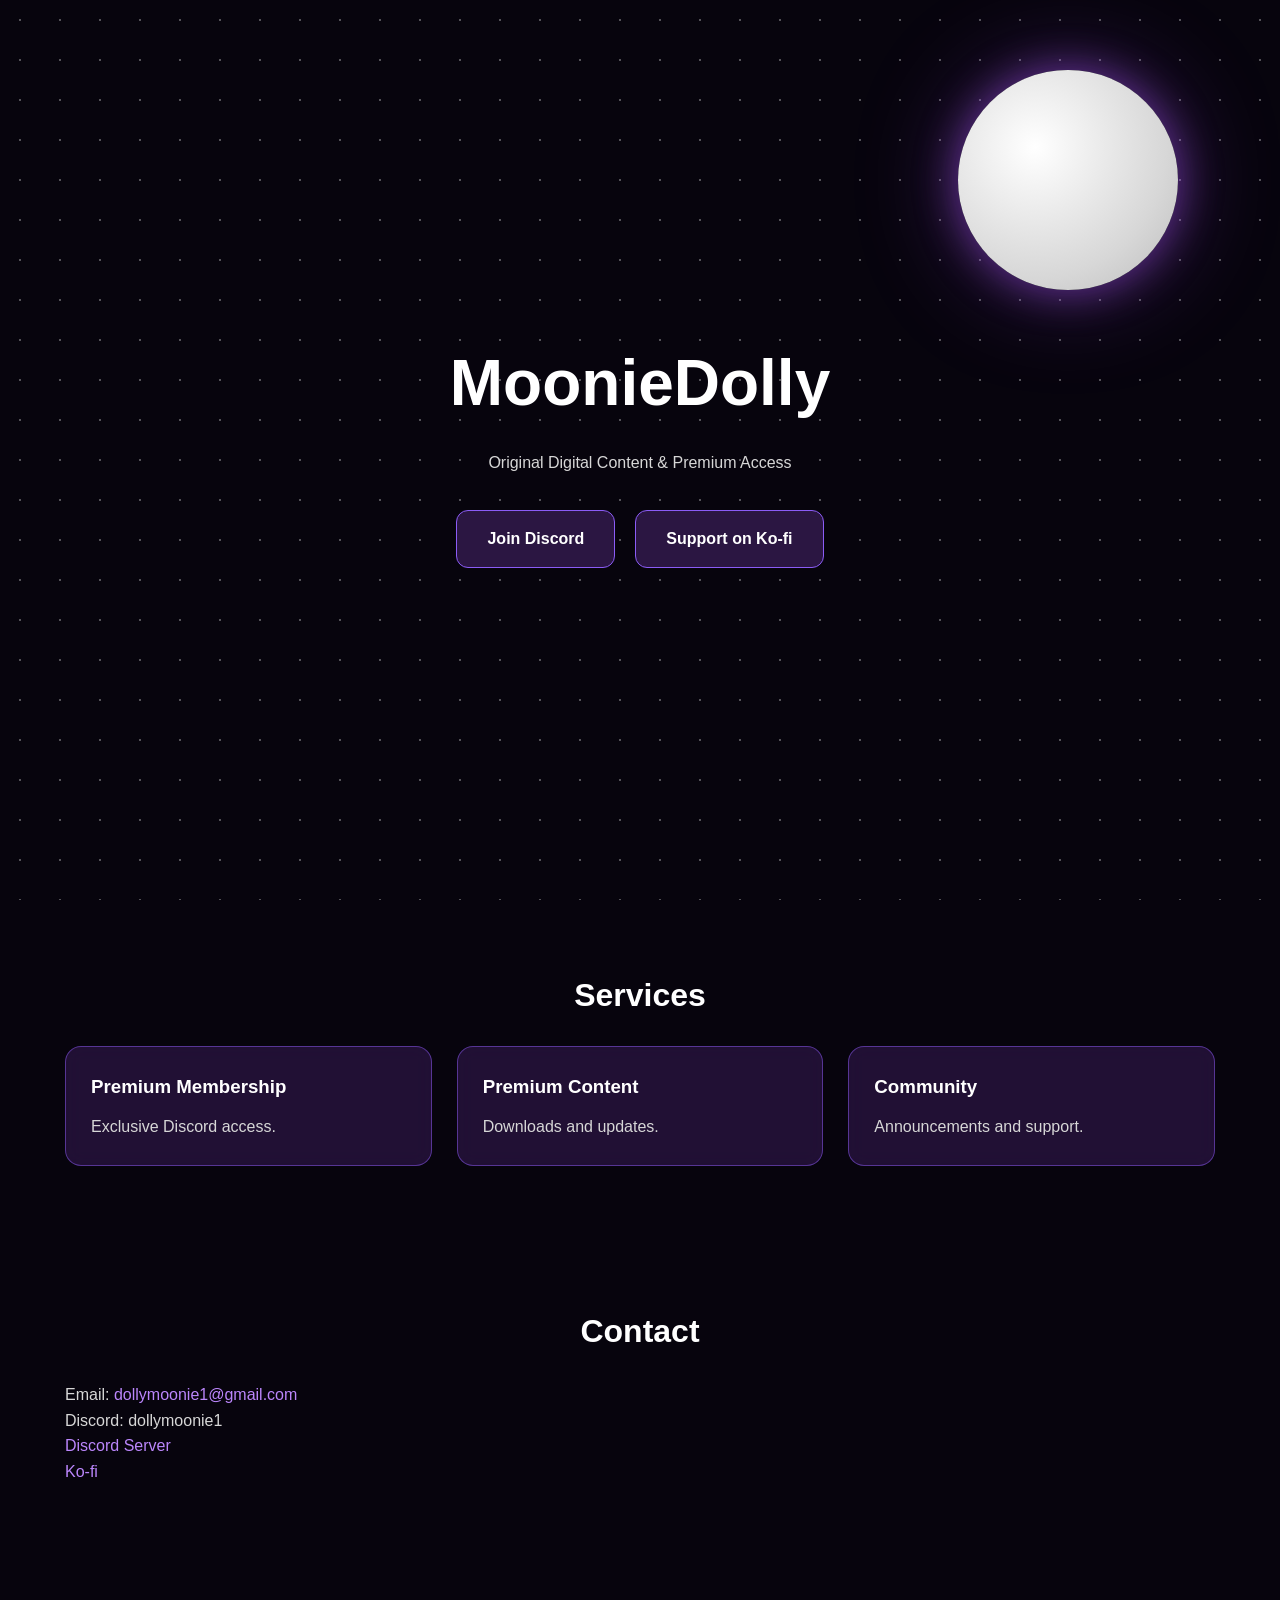
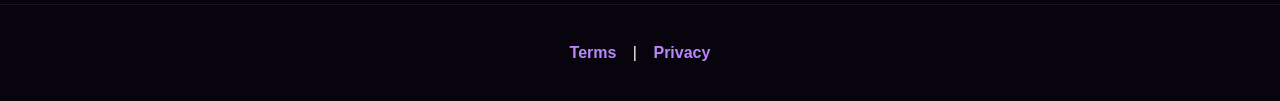
<file: index.html>
<!DOCTYPE html><html><head><meta charset="UTF-8"><meta name="viewport" content="width=device-width,initial-scale=1">
<title>MoonieDolly</title><link rel="stylesheet" href="style.css"></head><body>
<div class='stars'></div><header class='hero'><div class='moon'></div><h1>MoonieDolly</h1>
<p>Original Digital Content & Premium Access</p>
<div class='buttons'>
<a href='https://discord.gg/8Pw4HufJbr'>Join Discord</a>
<a href='https://ko-fi.com/pastelpinkdolly'>Support on Ko‑fi</a>
</div></header>
<section><h2>Services</h2><div class='cards'>
<div><h3>Premium Membership</h3><p>Exclusive Discord access.</p></div>
<div><h3>Premium Content</h3><p>Downloads and updates.</p></div>
<div><h3>Community</h3><p>Announcements and support.</p></div>
</div></section>
<section><h2>Contact</h2>
<p>Email: <a href='mailto:dollymoonie1@gmail.com'>dollymoonie1@gmail.com</a></p>
<p>Discord: dollymoonie1</p>
<p><a href='https://discord.gg/8Pw4HufJbr'>Discord Server</a></p>
<p><a href='https://ko-fi.com/pastelpinkdolly'>Ko-fi</a></p>
</section>
<footer><a href='terms.html'>Terms</a> | <a href='privacy.html'>Privacy</a></footer>
<script src='script.js'></script></body></html>
</file>
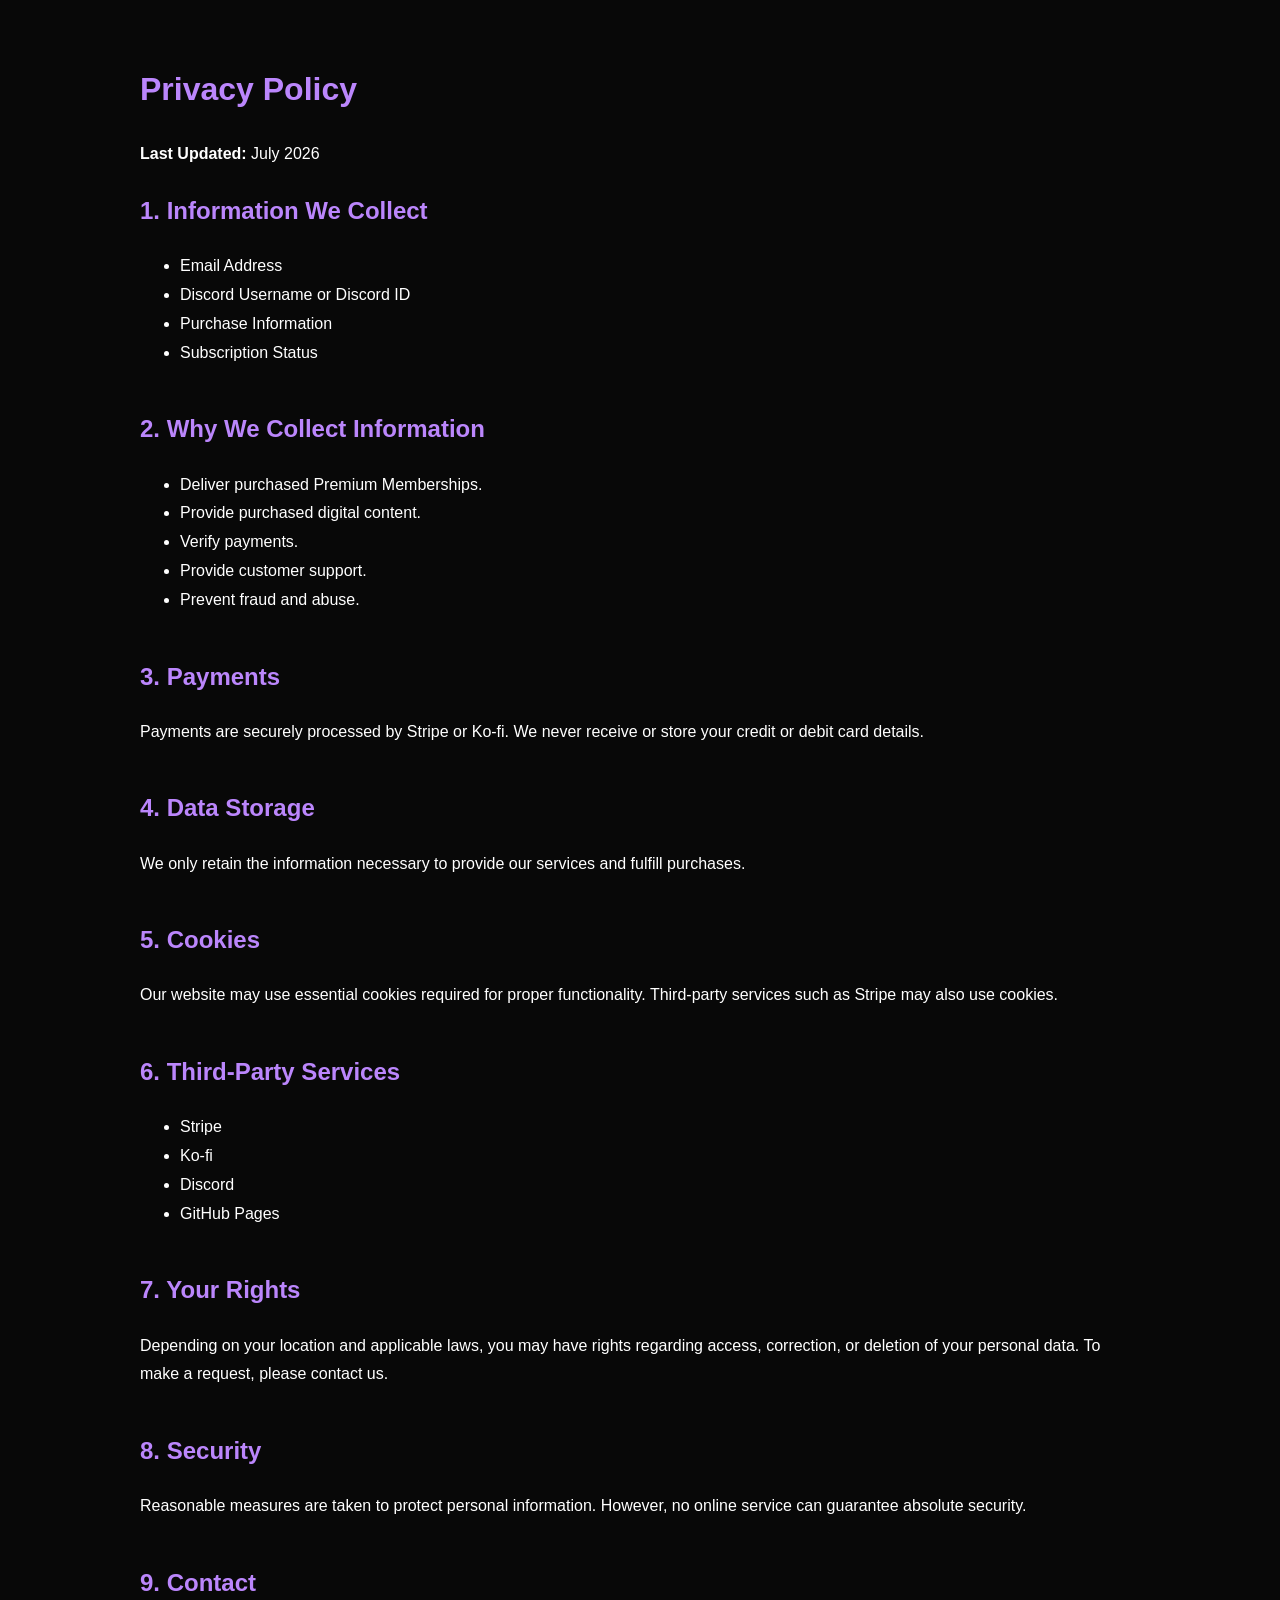
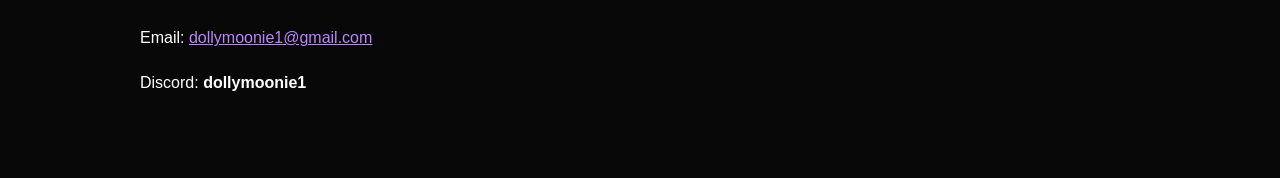
<file: privacy.html>
<!DOCTYPE html>
<html lang="en">
<head>

<meta charset="UTF-8">

<meta name="viewport" content="width=device-width, initial-scale=1.0">

<title>MoonieDolly - Privacy Policy</title>

<style>

body{

background:#080808;

color:white;

font-family:Arial,Helvetica,sans-serif;

max-width:1000px;

margin:auto;

padding:40px;

line-height:1.8;

}

h1,h2{

color:#bb86fc;

}

a{

color:#bb86fc;

}

section{

margin-bottom:40px;

}

</style>

</head>

<body>

<h1>Privacy Policy</h1>

<p><strong>Last Updated:</strong> July 2026</p>

<section>

<h2>1. Information We Collect</h2>

<ul>

<li>Email Address</li>

<li>Discord Username or Discord ID</li>

<li>Purchase Information</li>

<li>Subscription Status</li>

</ul>

</section>

<section>

<h2>2. Why We Collect Information</h2>

<ul>

<li>Deliver purchased Premium Memberships.</li>

<li>Provide purchased digital content.</li>

<li>Verify payments.</li>

<li>Provide customer support.</li>

<li>Prevent fraud and abuse.</li>

</ul>

</section>

<section>

<h2>3. Payments</h2>

<p>

Payments are securely processed by Stripe or Ko-fi.

We never receive or store your credit or debit card details.

</p>

</section>

<section>

<h2>4. Data Storage</h2>

<p>

We only retain the information necessary to provide our services and fulfill purchases.

</p>

</section>

<section>

<h2>5. Cookies</h2>

<p>

Our website may use essential cookies required for proper functionality.

Third-party services such as Stripe may also use cookies.

</p>

</section>

<section>

<h2>6. Third-Party Services</h2>

<ul>

<li>Stripe</li>

<li>Ko-fi</li>

<li>Discord</li>

<li>GitHub Pages</li>

</ul>

</section>

<section>

<h2>7. Your Rights</h2>

<p>

Depending on your location and applicable laws, you may have rights regarding access, correction, or deletion of your personal data.

To make a request, please contact us.

</p>

</section>

<section>

<h2>8. Security</h2>

<p>

Reasonable measures are taken to protect personal information.

However, no online service can guarantee absolute security.

</p>

</section>

<section>

<h2>9. Contact</h2>

<p>

Email:

<a href="mailto:dollymoonie1@gmail.com">

dollymoonie1@gmail.com

</a>

</p>

<p>

Discord:

<strong>dollymoonie1</strong>

</p>

</section>

</body>

</html>
</file>
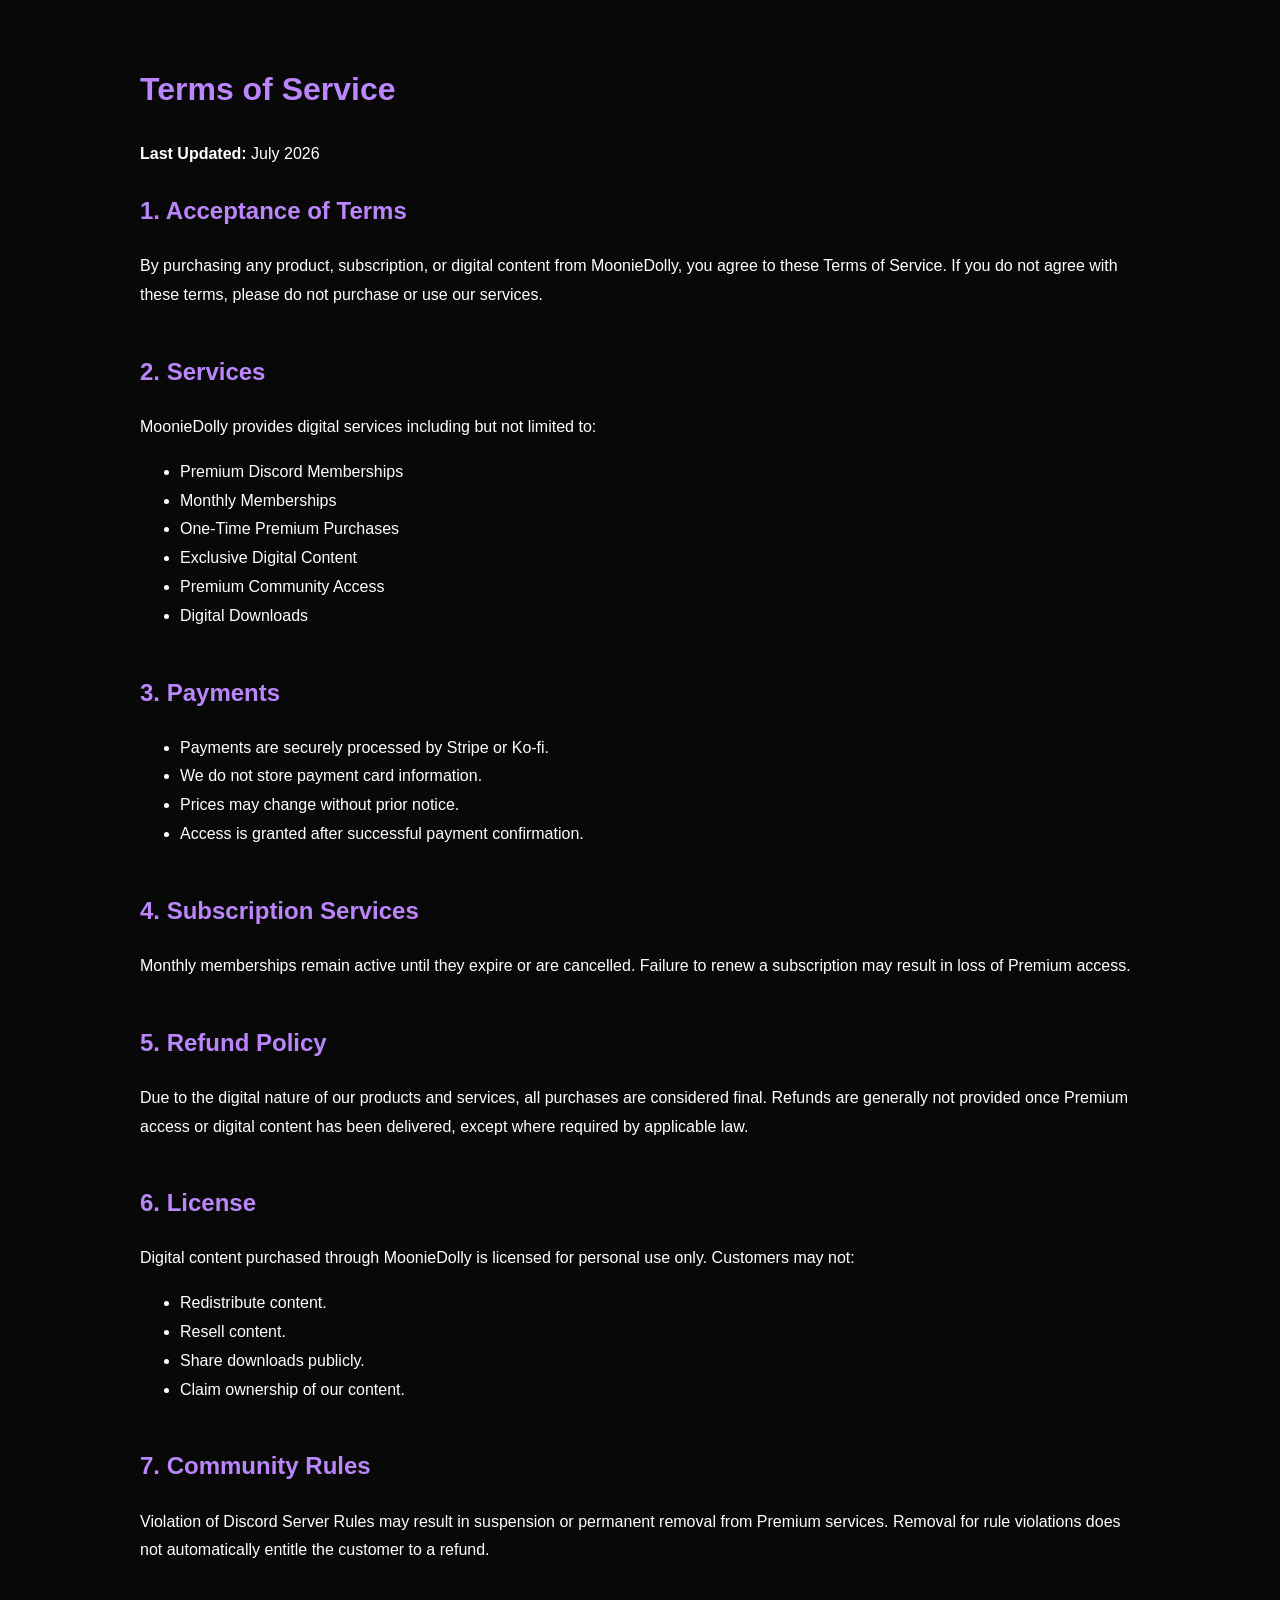
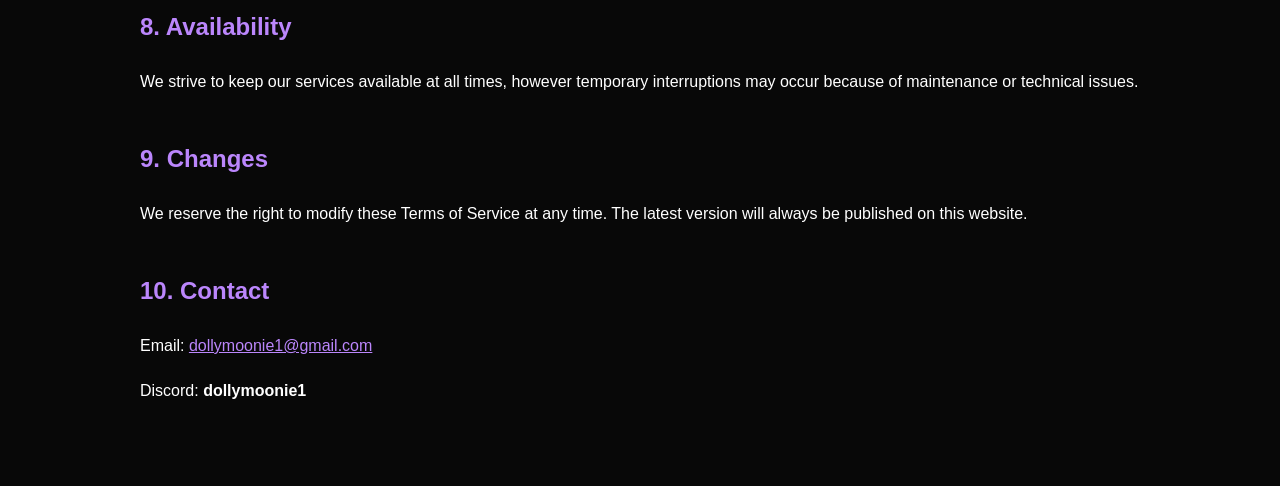
<file: terms.html>
<!DOCTYPE html>
<html lang="en">
<head>
<meta charset="UTF-8">
<meta name="viewport" content="width=device-width, initial-scale=1.0">
<title>MoonieDolly - Terms of Service</title>

<style>

body{
background:#080808;
color:white;
font-family:Arial,Helvetica,sans-serif;
max-width:1000px;
margin:auto;
padding:40px;
line-height:1.8;
}

h1,h2{
color:#bb86fc;
}

a{
color:#bb86fc;
}

section{
margin-bottom:40px;
}

</style>

</head>
<body>

<h1>Terms of Service</h1>

<p><strong>Last Updated:</strong> July 2026</p>

<section>

<h2>1. Acceptance of Terms</h2>

<p>
By purchasing any product, subscription, or digital content from MoonieDolly, you agree to these Terms of Service.
If you do not agree with these terms, please do not purchase or use our services.
</p>

</section>

<section>

<h2>2. Services</h2>

<p>MoonieDolly provides digital services including but not limited to:</p>

<ul>

<li>Premium Discord Memberships</li>

<li>Monthly Memberships</li>

<li>One-Time Premium Purchases</li>

<li>Exclusive Digital Content</li>

<li>Premium Community Access</li>

<li>Digital Downloads</li>

</ul>

</section>

<section>

<h2>3. Payments</h2>

<ul>

<li>Payments are securely processed by Stripe or Ko-fi.</li>

<li>We do not store payment card information.</li>

<li>Prices may change without prior notice.</li>

<li>Access is granted after successful payment confirmation.</li>

</ul>

</section>

<section>

<h2>4. Subscription Services</h2>

<p>

Monthly memberships remain active until they expire or are cancelled.

Failure to renew a subscription may result in loss of Premium access.

</p>

</section>

<section>

<h2>5. Refund Policy</h2>

<p>

Due to the digital nature of our products and services, all purchases are considered final.

Refunds are generally not provided once Premium access or digital content has been delivered, except where required by applicable law.

</p>

</section>

<section>

<h2>6. License</h2>

<p>

Digital content purchased through MoonieDolly is licensed for personal use only.

Customers may not:

</p>

<ul>

<li>Redistribute content.</li>

<li>Resell content.</li>

<li>Share downloads publicly.</li>

<li>Claim ownership of our content.</li>

</ul>

</section>

<section>

<h2>7. Community Rules</h2>

<p>

Violation of Discord Server Rules may result in suspension or permanent removal from Premium services.

Removal for rule violations does not automatically entitle the customer to a refund.

</p>

</section>

<section>

<h2>8. Availability</h2>

<p>

We strive to keep our services available at all times, however temporary interruptions may occur because of maintenance or technical issues.

</p>

</section>

<section>

<h2>9. Changes</h2>

<p>

We reserve the right to modify these Terms of Service at any time.

The latest version will always be published on this website.

</p>

</section>

<section>

<h2>10. Contact</h2>

<p>

Email:

<a href="mailto:dollymoonie1@gmail.com">

dollymoonie1@gmail.com

</a>

</p>

<p>

Discord:

<strong>dollymoonie1</strong>

</p>

</section>

</body>
</html>
</file>
<file: style.css>
/* ===========================
   MoonieDolly Style Sheet
   =========================== */

*{
    margin:0;
    padding:0;
    box-sizing:border-box;
}

html{
    scroll-behavior:smooth;
}

body{
    background:#07040d;
    color:#ffffff;
    font-family:Arial, Helvetica, sans-serif;
    line-height:1.6;
    overflow-x:hidden;
}

/* ===========================
   Stars Background
   =========================== */

.stars{
    position:fixed;
    inset:0;
    background-image:
        radial-gradient(white 1px, transparent 1px);
    background-size:40px 40px;
    opacity:.25;
    pointer-events:none;
    z-index:-2;
}

/* ===========================
   Hero
   =========================== */

.hero{
    min-height:100vh;
    display:flex;
    flex-direction:column;
    justify-content:center;
    align-items:center;
    text-align:center;
    padding:40px;
    position:relative;
    z-index:2;
}

/* Moon */

.moon{
    width:220px;
    height:220px;
    border-radius:50%;
    background:
        radial-gradient(circle at 35% 35%, #ffffff, #d7d7d7 65%, #bbbbbb);
    box-shadow:
        0 0 40px rgba(168,85,247,.5),
        0 0 100px rgba(168,85,247,.35);
    position:absolute;
    top:70px;
    right:8%;
    z-index:-1;
}

/* ===========================
   Typography
   =========================== */

h1{
    font-size:4rem;
    margin-bottom:15px;
    color:white;
}

h2{
    font-size:2rem;
    margin-bottom:25px;
    text-align:center;
}

p{
    color:#d7d7d7;
}

/* ===========================
   Buttons
   =========================== */

.buttons{
    display:flex;
    flex-wrap:wrap;
    justify-content:center;
    gap:20px;
    margin-top:35px;
}

.buttons a{
    background:#2b1642;
    border:1px solid #8b5cf6;
    color:white;
    text-decoration:none;
    padding:15px 30px;
    border-radius:12px;
    transition:.3s;
    font-weight:bold;
}

.buttons a:hover{
    background:#8b5cf6;
    transform:translateY(-3px);
}

/* ===========================
   Sections
   =========================== */

section{
    width:100%;
    max-width:1200px;
    margin:auto;
    padding:70px 25px;
}

/* ===========================
   Cards
   =========================== */

.cards{
    display:grid;
    grid-template-columns:repeat(auto-fit,minmax(240px,1fr));
    gap:25px;
}

.cards div{
    background:rgba(45,22,70,.7);
    border:1px solid rgba(139,92,246,.5);
    border-radius:16px;
    padding:25px;
    backdrop-filter:blur(10px);
    transition:.3s;
}

.cards div:hover{
    transform:translateY(-6px);
    border-color:#bb86fc;
}

.cards h3{
    margin-bottom:12px;
    color:#ffffff;
}

/* ===========================
   Contact Links
   =========================== */

section a{
    color:#bb86fc;
    text-decoration:none;
}

section a:hover{
    text-decoration:underline;
}

/* ===========================
   Footer
   =========================== */

footer{
    margin-top:50px;
    padding:35px;
    text-align:center;
    border-top:1px solid rgba(255,255,255,.08);
    position:relative;
    z-index:999;
}

footer a{
    color:#bb86fc;
    text-decoration:none;
    margin:0 12px;
    font-weight:bold;
}

footer a:hover{
    color:white;
    text-decoration:underline;
}

/* ===========================
   Responsive
   =========================== */

@media(max-width:768px){

    h1{
        font-size:2.8rem;
    }

    h2{
        font-size:1.7rem;
    }

    .moon{
        width:150px;
        height:150px;
        top:40px;
        right:50%;
        transform:translateX(50%);
    }

    .buttons{
        flex-direction:column;
        width:100%;
    }

    .buttons a{
        width:100%;
        max-width:320px;
        margin:auto;
    }

}
</file>
